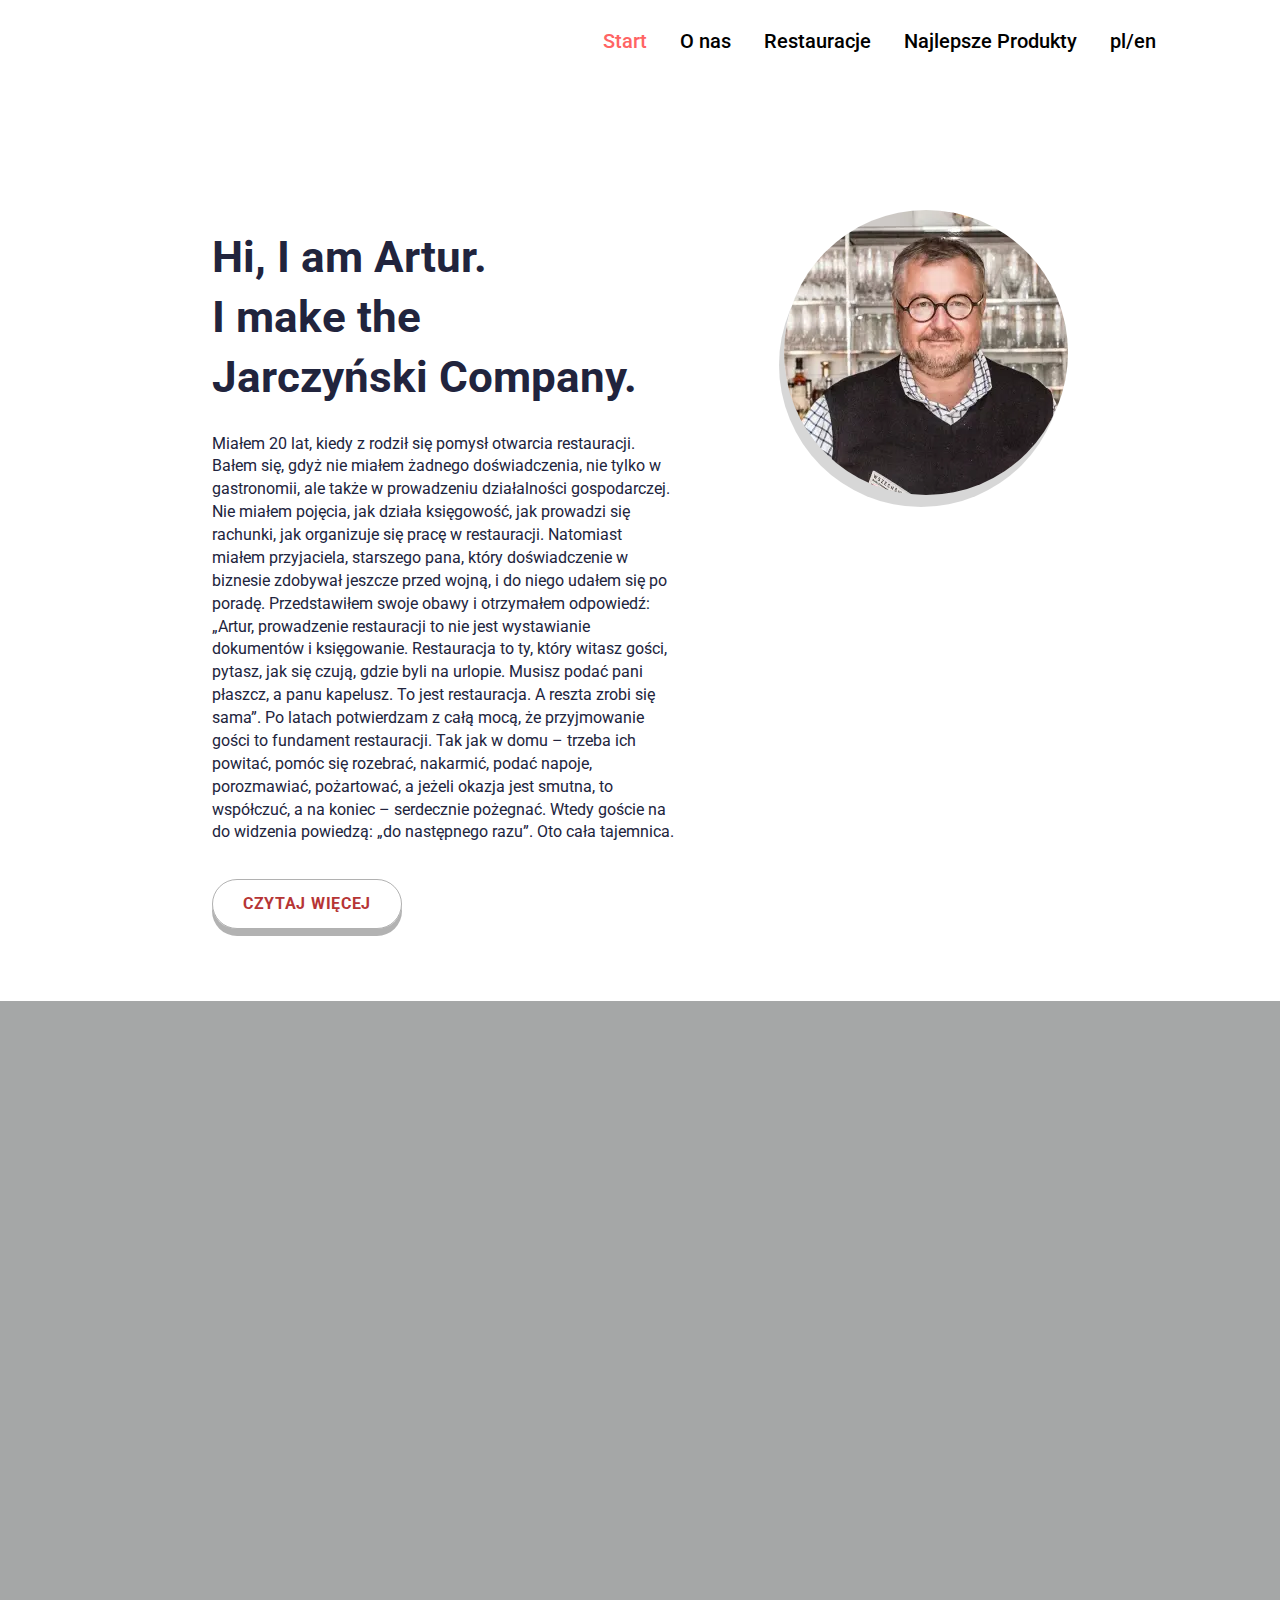
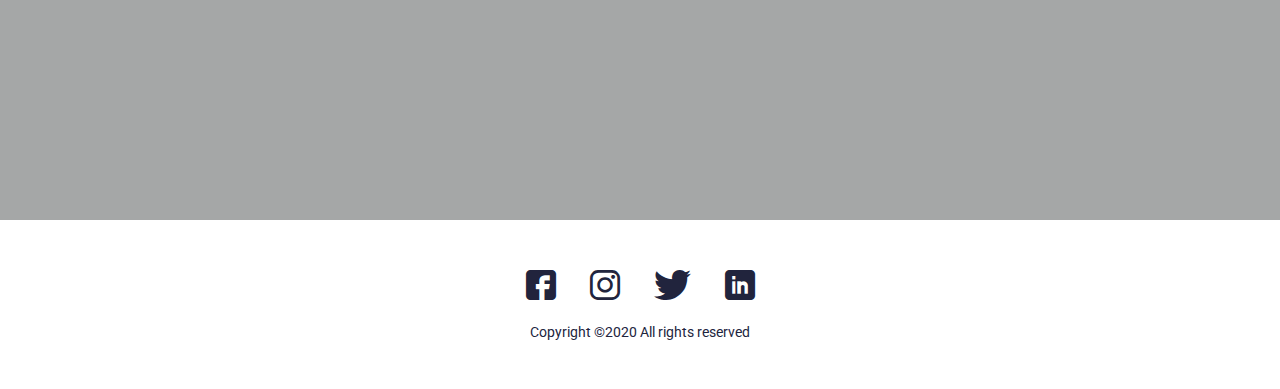
<file: index.html>
<!DOCTYPE html>
<html lang="pl">
	 <head>
	<title>HomePage</title>
	<meta charset="UTF-8">
	<meta name="format-detection" content="telephone=no">
	<link rel="stylesheet" href="css/style.min.css">
	<link rel="shortcut icon" href="favicon.ico">
	<!-- <meta name="robots" content="noindex, nofollow"> -->
	<!-- <meta name="viewport" content="width=device-width, initial-scale=1.0, maximum-scale=1.0, user-scalable=0"> -->
	<meta name="viewport" content="width=device-width, initial-scale=1.0">
</head>
	<body>
		<div class="wrapper">
			<header class="header">
	<div class="header__content">
		<div class="header__menu menu">
			<div class="menu__icon icon-menu">
				<span></span>
				<span></span>
				<span></span>
			</div>
			<nav class="menu__body">
				<ul class="menu__list">
					<li><a href="https://galkanh.github.io/jarczynski/" class="menu__link _active">Start</a></li>
					<li><a href="https://galkanh.github.io/jarczynski/onas" class="menu__link ">O nas</a></li>
					<li><a href="https://galkanh.github.io/jarczynski/restauracje" class="menu__link ">Restauracje</a></li>
					<li><a href="https://galkanh.github.io/jarczynski/products" class="menu__link ">Najlepsze Produkty</a></li>
					<li><a href="https://galkanh.github.io/jarczynski/" class="menu__link ">pl/en</a></li>
				</ul>
			</nav>
		</div>
	</div>
</header>
			<main class="page">
				<section class="hello">
					<div class="hello__container _container">
						<div class="hello__content">
							<h1 class="hello__title title">Hi, I am Artur.<br>
								I make the<br> Jarczyński Company.</h1>
							<div class="hello__text text">
								Miałem 20 lat, kiedy z rodził się pomysł otwarcia restauracji. Bałem
								się,
								gdyż nie miałem żadnego doświadczenia, nie tylko w gastronomii, ale
								także w prowadzeniu działalności gospodarczej. Nie miałem pojęcia, jak
								działa księgowość, jak prowadzi się rachunki, jak organizuje się pracę w
								restauracji. Natomiast miałem przyjaciela, starszego pana, który
								doświadczenie w biznesie zdobywał jeszcze przed wojną, i do niego udałem
								się po poradę. Przedstawiłem swoje obawy i otrzymałem odpowiedź: „Artur,
								prowadzenie restauracji to nie jest wystawianie dokumentów i
								księgowanie. Restauracja to ty, który witasz gości, pytasz, jak się
								czują, gdzie byli na urlopie. Musisz podać pani płaszcz, a panu
								kapelusz. To jest restauracja. A reszta zrobi się sama”. Po latach
								potwierdzam z całą mocą, że przyjmowanie gości to fundament restauracji.
								Tak jak w domu – trzeba ich powitać, pomóc się rozebrać, nakarmić, podać
								napoje, porozmawiać, pożartować, a jeżeli okazja jest smutna, to
								współczuć, a na koniec – serdecznie pożegnać. Wtedy goście na do
								widzenia powiedzą: „do następnego razu”. Oto cała tajemnica.
							</div>
							<a href="onas.html" target="_blank" class="hello__btn"><span>Czytaj
									więcej</span></a>
						</div>
						<div class="hello__avatar">
							<picture><source srcset="img/aj.webp" type="image/webp"><img src="img/aj.png" alt="avatar"></picture>
						</div>
					</div>
				</section>
				<section class="recent-posts">
					<div class="recent-posts__container _container">
						<div class="recent-posts__header">
							<div class="recent-posts__title _anim-items">Nasze projekty</div>
							<div class="recent-posts__subtitle _anim-items">Po prostu spróbuj najlepszego</div>
						</div>
						<div class="recent-posts__items">
							<div class="recent-posts-items__column _anim-items">
								<article class="column__item">
									<div class="column__image _ibg">
										<picture><source srcset="img/kotylion_30lat.webp" type="image/webp"><img src="img/kotylion_30lat.png" alt=""></picture>
									</div>
									<a href="restauracje.html" target="_blank"
										class="column__title">Nasze
										najlepsze
										restauracje</a>

									<div class="column__text text">
										Lorem ipsum dolor, sit amet consectetur adipisicing elit. Ipsa, vero
										ut. Architecto, accusantium iste. Saepe at ab porro laborum vel.
										Dignissimos inventore consectetur nemo harum perferendis qui illo id
										vero?
									</div>
								</article>
							</div>
							<div class="recent-posts-items__column _anim-items">
								<article class="column__item">
									<div class="column__image">
										<picture><source srcset="img/dolle.webp" type="image/webp"><img src="img/dolle.png" alt=""></picture>
									</div>
									<a href="products.html" target="_blank"
										class="column__title">Nasze najlepsze
										produkty</a>
									<div class="column__text text">
										Lorem ipsum dolor, sit amet consectetur adipisicing elit. Ipsa, vero
										ut. Architecto, accusantium iste. Saepe at ab porro laborum vel.
										Dignissimos inventore consectetur nemo harum perferendis qui illo id
										vero?
									</div>
								</article>
							</div>
						</div>
					</div>
				</section>


			</main>
			<footer class="footer">
	<div class="footer__content _container">
		<div class="footer__social social">
			<a href="" class="social__item _icon-fb"></a>
			<a href="" class="social__item _icon-insta"></a>
			<a href="" class="social__item _icon-twitter"></a>
			<a href="" class="social__item _icon-linkedin"></a>
		</div>
		<div class="footer__copy">Copyright ©2020 All rights reserved </div>
	</div>
</footer>
		</div>
		<!-- Swiper -->
<!-- <script src="https://unpkg.com/swiper/swiper-bundle.min.js"></script> -->
<script src="js/vendors.min.js"></script>
<script src="js/app.min.js"></script>
	</body>
</html>
</file>
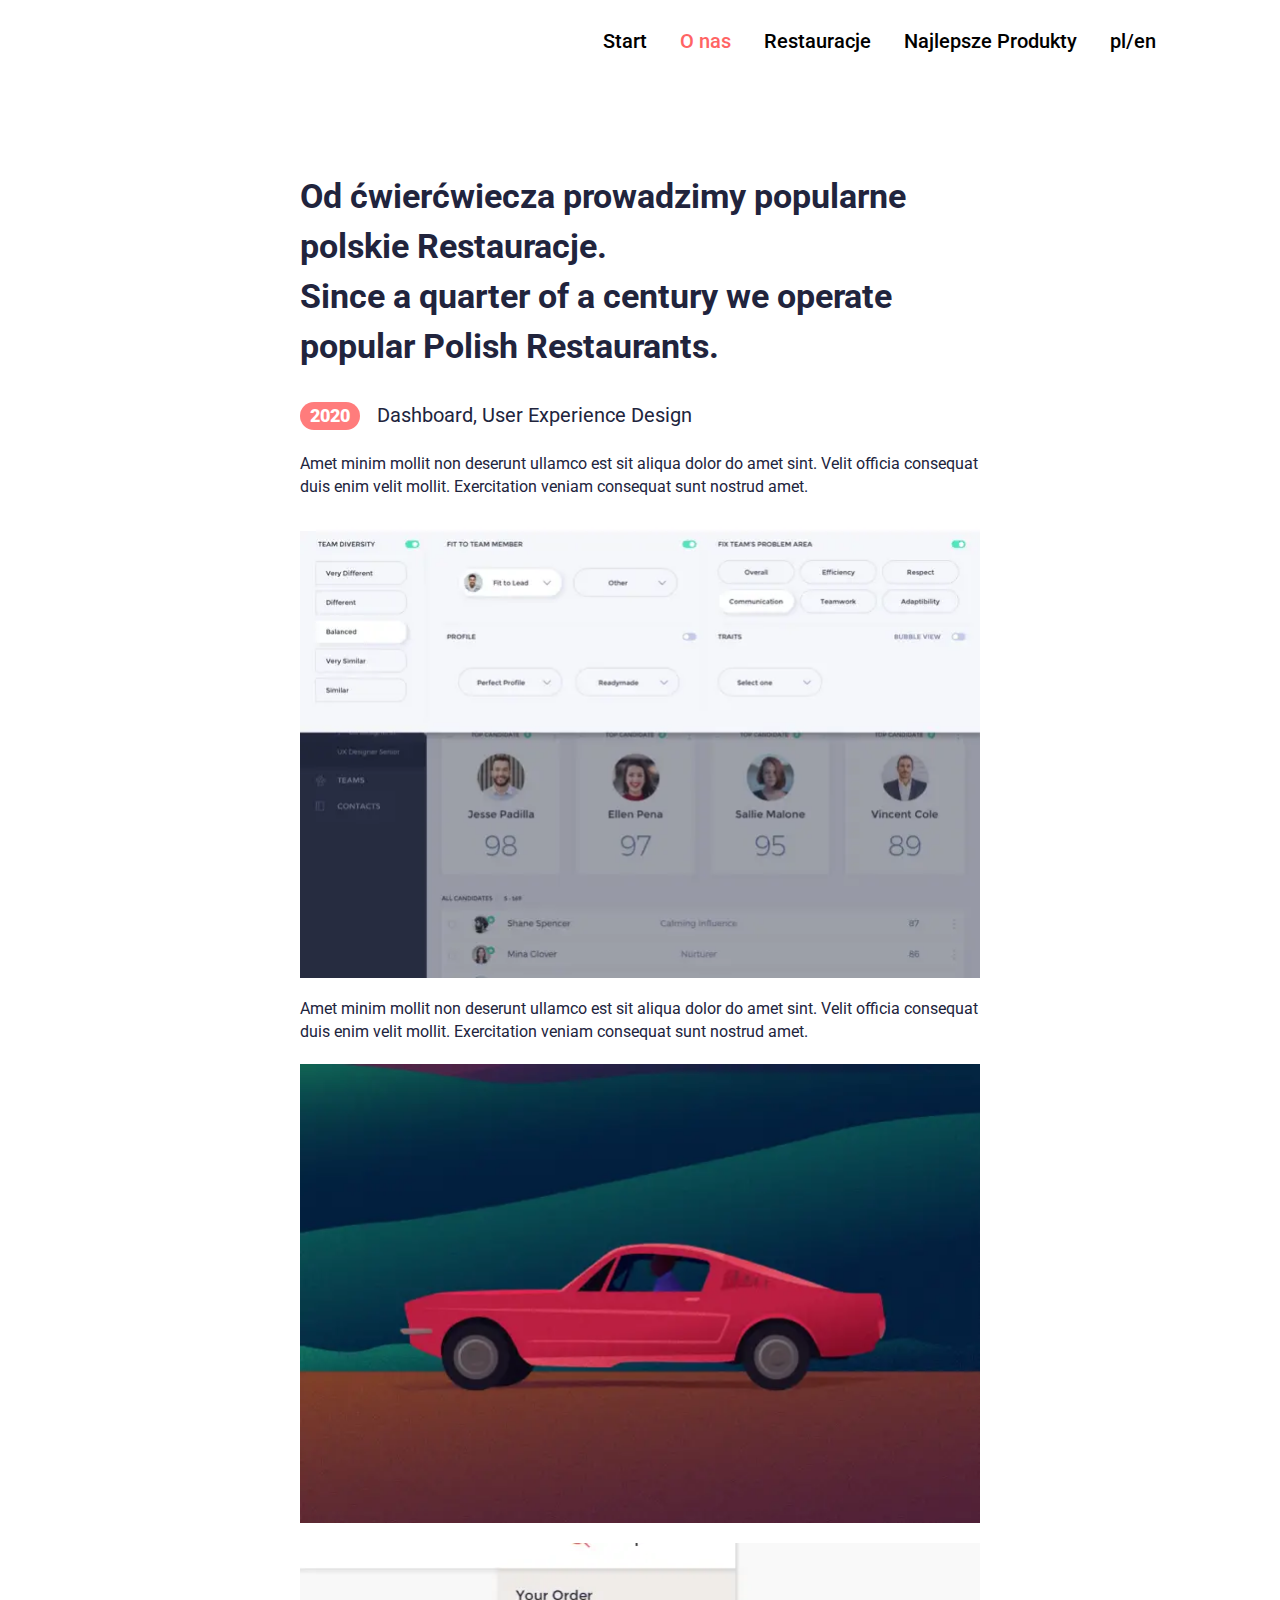
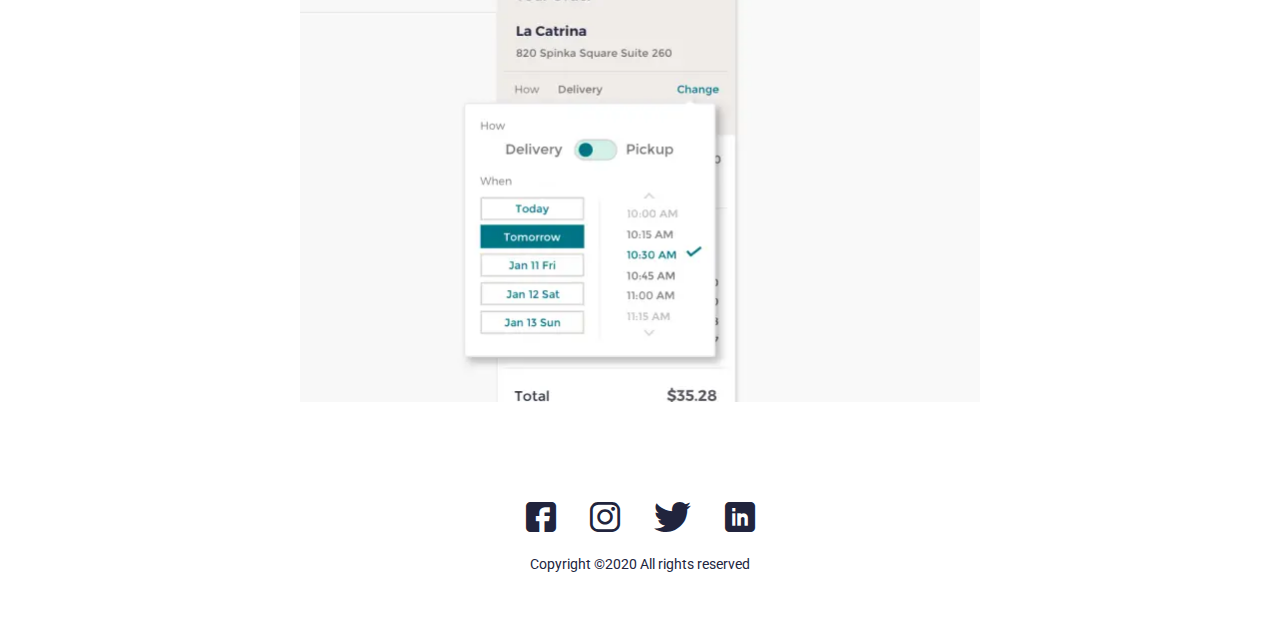
<file: onas.html>
<!DOCTYPE html>
<html lang="ru">
	 <head>
	<title>O nas</title>
	<meta charset="UTF-8">
	<meta name="format-detection" content="telephone=no">
	<link rel="stylesheet" href="css/style.min.css">
	<link rel="shortcut icon" href="favicon.ico">
	<!-- <meta name="robots" content="noindex, nofollow"> -->
	<!-- <meta name="viewport" content="width=device-width, initial-scale=1.0, maximum-scale=1.0, user-scalable=0"> -->
	<meta name="viewport" content="width=device-width, initial-scale=1.0">
</head>
	<body>
		<div class="wrapper">
			<header class="header">
	<div class="header__content">
		<div class="header__menu menu">
			<div class="menu__icon icon-menu">
				<span></span>
				<span></span>
				<span></span>
			</div>
			<nav class="menu__body">
				<ul class="menu__list">
					<li><a href="https://galkanh.github.io/jarczynski/" class="menu__link ">Start</a></li>
					<li><a href="https://galkanh.github.io/jarczynski/onas" class="menu__link _active">O nas</a></li>
					<li><a href="https://galkanh.github.io/jarczynski/restauracje" class="menu__link ">Restauracje</a></li>
					<li><a href="https://galkanh.github.io/jarczynski/products" class="menu__link ">Najlepsze Produkty</a></li>
					<li><a href="https://galkanh.github.io/jarczynski/" class="menu__link ">pl/en</a></li>
				</ul>
			</nav>
		</div>
	</div>
</header>
			<main class="page">
				<div class="article">
					<h1 class="article__title">Od ćwierćwiecza prowadzimy popularne polskie
						Restauracje.
						<br>Since a quarter of a century we operate popular Polish Restaurants.</h1>
					<div class="article__info">
						<div class="article__year">2020</div>
						<div class="article__category">Dashboard, User Experience Design</div>
					</div>
					<div class="article__text text">
						<p>
							Amet minim mollit non deserunt ullamco est sit aliqua dolor do amet sint.
							Velit officia consequat duis enim velit mollit. Exercitation veniam
							consequat sunt nostrud amet.
						</p>
						<picture><source srcset="img/11.webp" type="image/webp"><img class="article__image" src="img/11.jpg" alt=""></picture>
						<p>
							Amet minim mollit non deserunt ullamco est sit aliqua dolor do amet sint.
							Velit officia consequat duis enim velit mollit. Exercitation veniam
							consequat sunt nostrud amet.
						</p>
						<picture><source srcset="img/rectangle05.webp" type="image/webp"><img class="article__image" src="img/rectangle05.png" alt=""></picture>
						<picture><source srcset="img/12.webp" type="image/webp"><img class="article__image" src="img/12.jpg" alt=""></picture>
					</div>
				</div>
			</main>
			<footer class="footer">
	<div class="footer__content _container">
		<div class="footer__social social">
			<a href="" class="social__item _icon-fb"></a>
			<a href="" class="social__item _icon-insta"></a>
			<a href="" class="social__item _icon-twitter"></a>
			<a href="" class="social__item _icon-linkedin"></a>
		</div>
		<div class="footer__copy">Copyright ©2020 All rights reserved </div>
	</div>
</footer>
		</div>
		<!-- Swiper -->
<!-- <script src="https://unpkg.com/swiper/swiper-bundle.min.js"></script> -->
<script src="js/vendors.min.js"></script>
<script src="js/app.min.js"></script>
	</body>
</html>
</file>
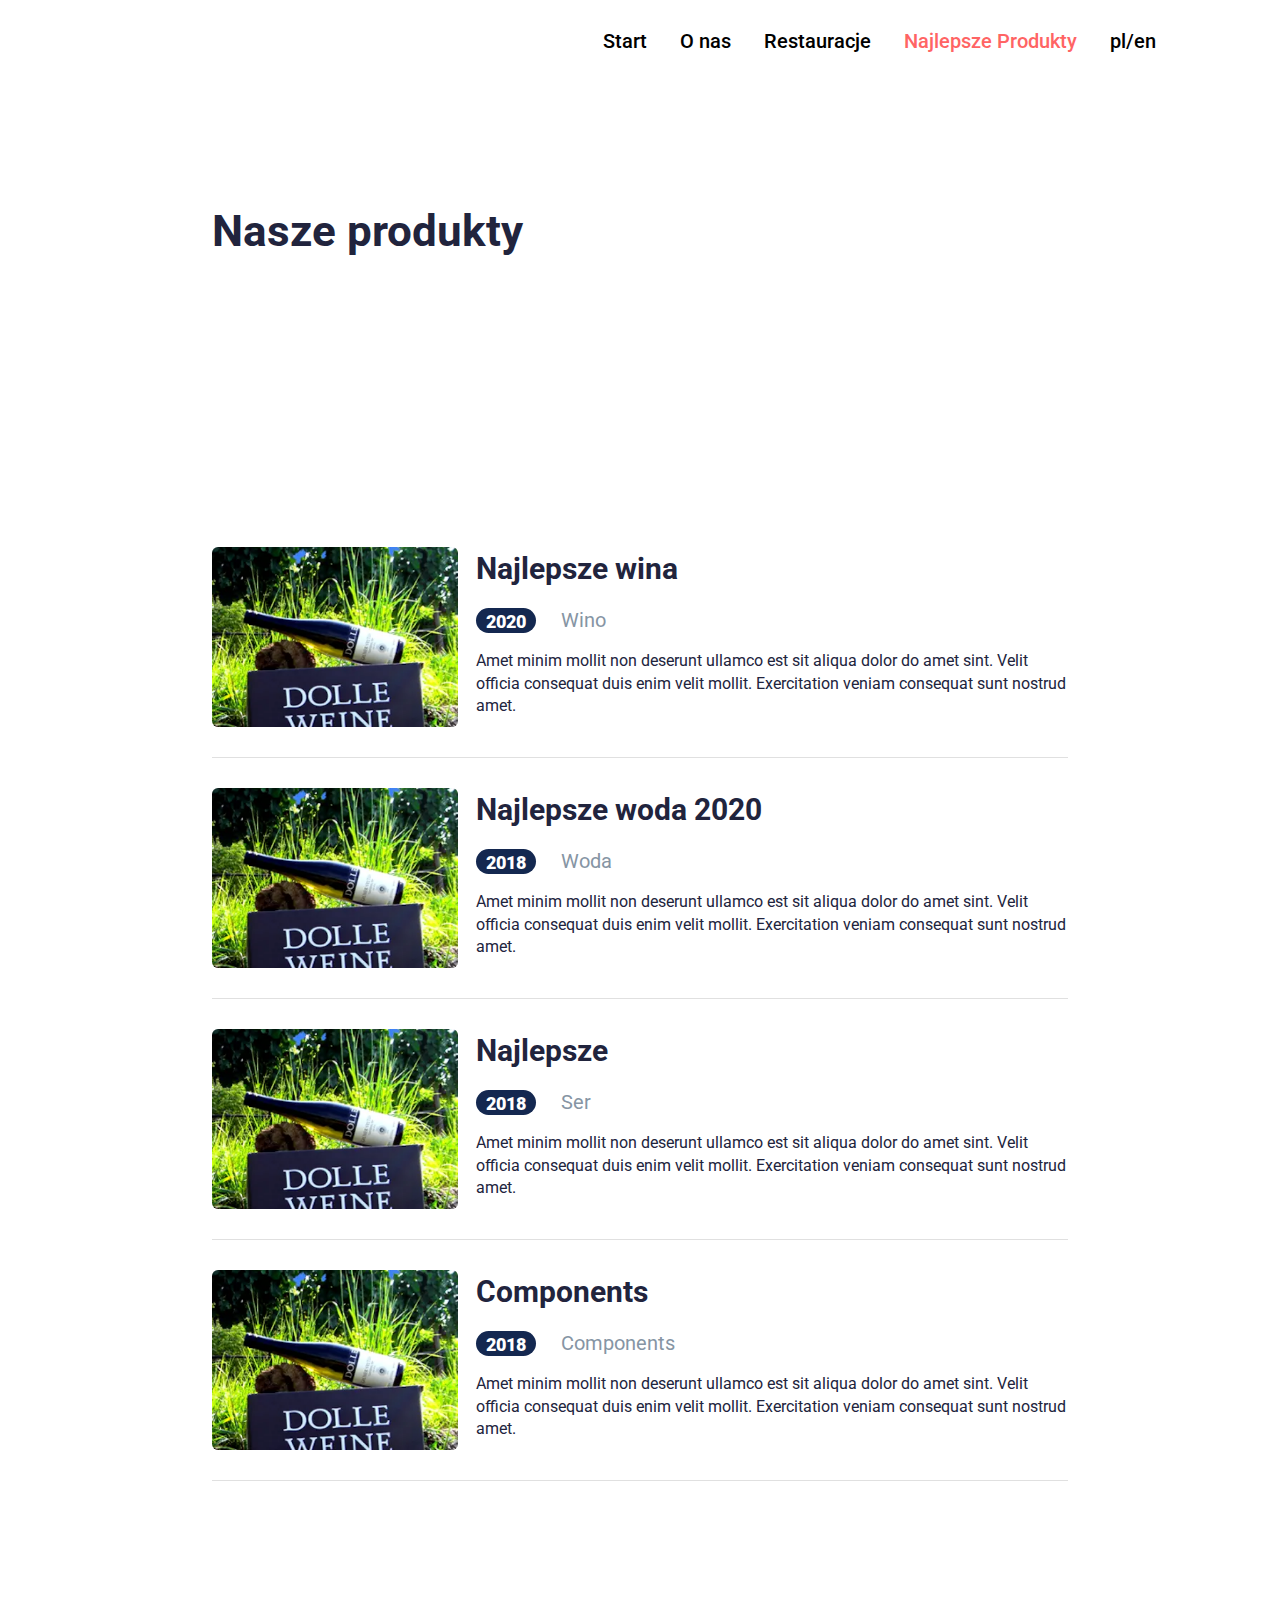
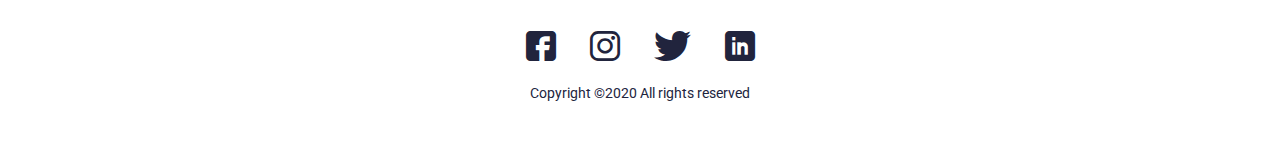
<file: products.html>
<!DOCTYPE html>
<html lang="pl">
	 <head>
	<title>Najlepsze prpodukty</title>
	<meta charset="UTF-8">
	<meta name="format-detection" content="telephone=no">
	<link rel="stylesheet" href="css/style.min.css">
	<link rel="shortcut icon" href="favicon.ico">
	<!-- <meta name="robots" content="noindex, nofollow"> -->
	<!-- <meta name="viewport" content="width=device-width, initial-scale=1.0, maximum-scale=1.0, user-scalable=0"> -->
	<meta name="viewport" content="width=device-width, initial-scale=1.0">
</head>
	<body>
		<div class="wrapper">
			<header class="header">
	<div class="header__content">
		<div class="header__menu menu">
			<div class="menu__icon icon-menu">
				<span></span>
				<span></span>
				<span></span>
			</div>
			<nav class="menu__body">
				<ul class="menu__list">
					<li><a href="https://galkanh.github.io/jarczynski/" class="menu__link ">Start</a></li>
					<li><a href="https://galkanh.github.io/jarczynski/onas" class="menu__link ">O nas</a></li>
					<li><a href="https://galkanh.github.io/jarczynski/restauracje" class="menu__link ">Restauracje</a></li>
					<li><a href="https://galkanh.github.io/jarczynski/products" class="menu__link _active">Najlepsze Produkty</a></li>
					<li><a href="https://galkanh.github.io/jarczynski/" class="menu__link ">pl/en</a></li>
				</ul>
			</nav>
		</div>
	</div>
</header>
			<main class="page">
				<div class="works page__container _container">
					<h1 class="works__main-title title">Nasze produkty</h1>
					<div class="works__main-text _anim-items">
						Nasze produktyNasze produktyNasze produktyNasze produktyNasze
						produktyNasze produktyNasze produktyNasze produktyNasze produktyNasze
						produktyNasze produktyNasze produktyNasze produkty <br>Nasze produkty
						produktyNasze produktyNasze produktyNasze produktyNasze produktyNasze
						produktyNasze produktyNasze produktyNasze produktyNasze produkty <br>
						Najlepsze winaNajlepsze winaNajlepsze winaNajlepsze winaNajlepsze
						winaNajlepsze
						winaNajlepsze winaNajlepsze winaNajlepsze winaNajlepsze winaNajlepsze
						winaNajlepsze winaNajlepsze
						winaNajlepsze winaNajlepsze winaNajlepsze winaNajlepsze winaNajlepsze
						winaNajlepsze wina
					</div>
					<div class="works">
						<article class="works__item">
							<a href="" class="works__image _ibg">
								<picture><source srcset="img/dolle.webp" type="image/webp"><img src="img/dolle.png" alt="work #1"></picture>
							</a>
							<div class="works__body">
								<a href="" class="works__title">Najlepsze wina</a>
								<div class="works__info">
									<div class="works__year">2020</div>
									<div class="works__category">Wino</div>
								</div>
								<div class="works__text text">
									Amet minim mollit non deserunt ullamco est sit aliqua dolor
									do amet sint. Velit officia consequat duis enim velit mollit.
									Exercitation veniam consequat sunt nostrud amet.
								</div>
							</div>
						</article>
						<article class="works__item">
							<a href="" class="works__image _ibg">
								<picture><source srcset="img/dolle.webp" type="image/webp"><img src="img/dolle.png" alt="work #2"></picture>
							</a>
							<div class="works__body">
								<a href="" class="works__title">Najlepsze woda 2020</a>
								<div class="works__info">
									<div class="works__year">2018</div>
									<div class="works__category">Woda</div>
								</div>
								<div class="works__text text">
									Amet minim mollit non deserunt ullamco est sit aliqua dolor do amet
									sint. Velit officia consequat duis enim velit mollit. Exercitation
									veniam consequat sunt nostrud amet.
								</div>
							</div>
						</article>
						<article class="works__item">
							<a href="" class="works__image _ibg">
								<picture><source srcset="img/dolle.webp" type="image/webp"><img src="img/dolle.png" alt="work #3"></picture>
							</a>
							<div class="works__body">
								<a href="" class="works__title">Najlepsze</a>
								<div class="works__info">
									<div class="works__year">2018</div>
									<div class="works__category">Ser</div>
								</div>
								<div class="works__text text">
									Amet minim mollit non deserunt ullamco est sit aliqua dolor
									do amet sint. Velit officia consequat duis enim velit mollit.
									Exercitation veniam consequat sunt nostrud amet.
								</div>
							</div>
						</article>
						<article class="works__item">
							<a href="" class="works__image _ibg">
								<picture><source srcset="img/dolle.webp" type="image/webp"><img src="img/dolle.png" alt="work #1"></picture>
							</a>
							<div class="works__body">
								<a href="" class="works__title">Components</a>
								<div class="works__info">
									<div class="works__year">2018</div>
									<div class="works__category">Components</div>
								</div>
								<div class="works__text text">
									Amet minim mollit non deserunt ullamco est sit aliqua dolor
									do amet sint. Velit officia consequat duis enim velit mollit.
									Exercitation veniam consequat sunt nostrud amet.
								</div>
							</div>
						</article>
					</div>
				</div>
			</main>
			<footer class="footer">
	<div class="footer__content _container">
		<div class="footer__social social">
			<a href="" class="social__item _icon-fb"></a>
			<a href="" class="social__item _icon-insta"></a>
			<a href="" class="social__item _icon-twitter"></a>
			<a href="" class="social__item _icon-linkedin"></a>
		</div>
		<div class="footer__copy">Copyright ©2020 All rights reserved </div>
	</div>
</footer>
		</div>
		<!-- Swiper -->
<!-- <script src="https://unpkg.com/swiper/swiper-bundle.min.js"></script> -->
<script src="js/vendors.min.js"></script>
<script src="js/app.min.js"></script>
	</body>
</html>
</file>
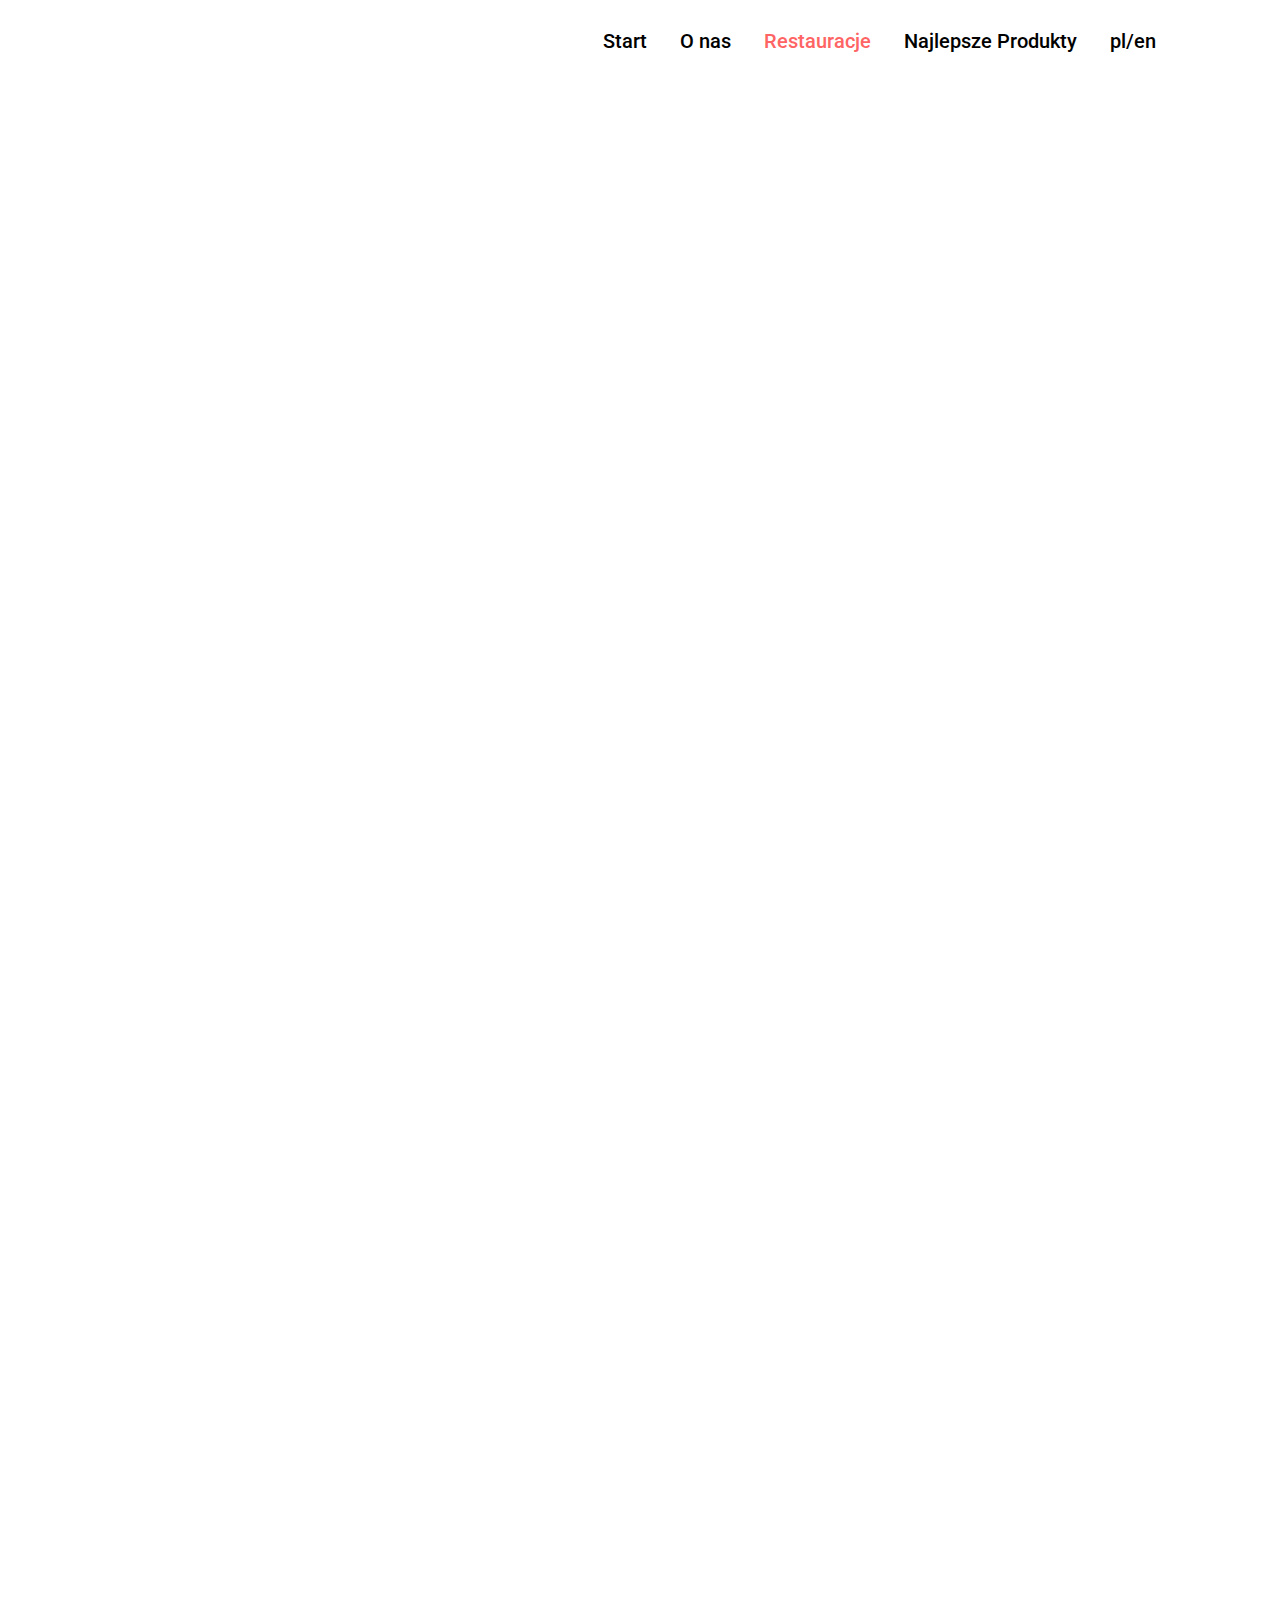
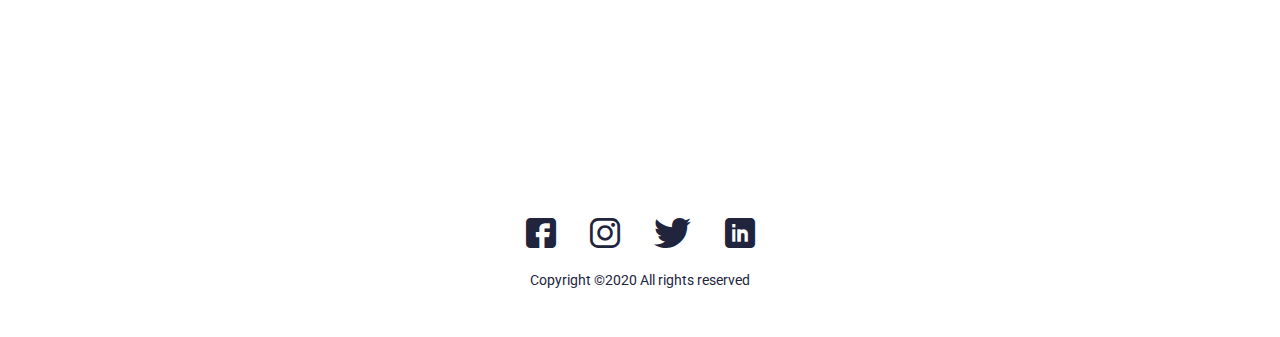
<file: restauracje.html>
<!DOCTYPE html>
<html lang="pl">
	 <head>
	<title>Restauracje</title>
	<meta charset="UTF-8">
	<meta name="format-detection" content="telephone=no">
	<link rel="stylesheet" href="css/style.min.css">
	<link rel="shortcut icon" href="favicon.ico">
	<!-- <meta name="robots" content="noindex, nofollow"> -->
	<!-- <meta name="viewport" content="width=device-width, initial-scale=1.0, maximum-scale=1.0, user-scalable=0"> -->
	<meta name="viewport" content="width=device-width, initial-scale=1.0">
</head>
	<body>
		<div class="wrapper">
			<header class="header">
	<div class="header__content">
		<div class="header__menu menu">
			<div class="menu__icon icon-menu">
				<span></span>
				<span></span>
				<span></span>
			</div>
			<nav class="menu__body">
				<ul class="menu__list">
					<li><a href="https://galkanh.github.io/jarczynski/" class="menu__link ">Start</a></li>
					<li><a href="https://galkanh.github.io/jarczynski/onas" class="menu__link ">O nas</a></li>
					<li><a href="https://galkanh.github.io/jarczynski/restauracje" class="menu__link _active">Restauracje</a></li>
					<li><a href="https://galkanh.github.io/jarczynski/products" class="menu__link ">Najlepsze Produkty</a></li>
					<li><a href="https://galkanh.github.io/jarczynski/" class="menu__link ">pl/en</a></li>
				</ul>
			</nav>
		</div>
	</div>
</header>
			<main class="page">
				<section class="our-projects">
					<div class="our-projects__container _container">
						<h2 class="our-projects__title _anim-items">Nasze Restauracje</h2>
						<div class="our-projects__text _anim-items">
							Nasze RestauracjeNasze RestauracjeNasze RestauracjeNasze RestauracjeNasze
							RestauracjeNasze RestauracjeNasze RestauracjeNasze RestauracjeNasze
							RestauracjeNasze RestauracjeNasze RestauracjeNasze RestauracjeNasze
							RestauracjeNasze RestauracjeNasze RestauracjeNasze RestauracjeNasze
							RestauracjeNasze RestauracjeNasze Restauracje <br>Nasze RestauracjeNasze
							RestauracjeNasze RestauracjeNasze RestauracjeNasze
							RestauracjeNasze RestauracjeNasze RestauracjeNasze RestauracjeNasze
							RestauracjeNasze RestauracjeNasze RestauracjeNasze RestauracjeNasze
							RestauracjeNasze RestauracjeNasze RestauracjeNasze RestauracjeNasze
							RestauracjeNasze RestauracjeNasze Restauracje
						</div>
						<div class="our-projects__items">
							<div class="our-projects-items__item _anim-items">
								<a href="https://ottopompieri.pl/" target="_blank"
									class="item__image _ibg">
									<picture><source srcset="img/otto.webp" type="image/webp"><img src="img/otto.png" alt="otto"></picture>
								</a>
							</div>
							<div class="our-projects-items__item _anim-items">
								<a href="https://jeffs.com/miejsca/silesia-city-center-katowice"
									target="_blank"
									class="item__image _ibg">
									<picture><source srcset="img/jeffs_katowice.webp" type="image/webp"><img src="img/jeffs_katowice.png" alt="jeffs"></picture>
								</a>
							</div>
							<div class="our-projects-items__item _anim-items">
								<a
									href="https://podwale25.pl/"
									target="_blank" class="item__image _ibg">
									<picture><source srcset="img/podwale.webp" type="image/webp"><img src="img/podwale.png" alt="podwale"></picture>
								</a>
							</div>
							<div class="our-projects-items__item _anim-items">
								<a href="https://jeffs.com/miejsca/galeria-mokotow-warszawa"
									target="_blank"
									class="item__image _ibg">
									<picture><source srcset="img/jeffsgm.webp" type="image/webp"><img src="img/jeffsgm.png" alt="jeffs"></picture>
								</a>
							</div>
							<div class="our-projects-items__item _anim-items">
								<a href="https://stantonio.pl/" target="_blank"
									class="item__image _ibg">
									<picture><source srcset="img/stantonio.webp" type="image/webp"><img src="img/stantonio.png" alt="stantonio"></picture>
								</a>
							</div>
							<div class="our-projects-items__item _anim-items">
								<a href="https://jeffs.com/miejsca/pole-mokotowskie-warszawa"
									target="_blank"
									class="item__image _ibg">
									<picture><source srcset="img/jeffspm.webp" type="image/webp"><img src="img/jeffspm.png" alt="jeffs"></picture>
								</a>
							</div>
							<div class="our-projects-items__item _anim-items">
								<a href="https://podwawelem.eu" target="_blank"
									class="item__image _ibg">
									<picture><source srcset="img/pod_wawelem01.webp" type="image/webp"><img src="img/pod_wawelem01.png" alt="pod_wawelem"></picture>
								</a>
							</div>
							<div class="our-projects-items__item _anim-items">
								<a href="https://jeffs.com/miejsca/hala-koszyki-warszawa"
									target="_blank"
									class="item__image _ibg">
									<picture><source srcset="img/jeffshk.webp" type="image/webp"><img src="img/jeffshk.png" alt="jeffs"></picture>
								</a>
							</div>
							<div class="our-projects-items__item _anim-items">
								<a href="https://sukiennice-restauracja.pl/" target="_blank"
									class="item__image _ibg">
									<picture><source srcset="img/sukiennice.webp" type="image/webp"><img src="img/sukiennice.png" alt="sukiennice"></picture>
								</a>
							</div>
							<div class="our-projects-items__item _anim-items">
								<a href="https://derelefant.com/" target="_blank"
									class="item__image _ibg">
									<picture><source srcset="img/elefant.webp" type="image/webp"><img src="img/elefant.png" alt="elefant"></picture>
								</a>
							</div>
							<div class="our-projects-items__item _anim-items">
								<a href="https://uszwejka.pl/" target="_blank"
									class="item__image _ibg">
									<picture><source srcset="img/szwejk.webp" type="image/webp"><img src="img/szwejk.png" alt="szwejk"></picture>
								</a>
							</div>
							<div class="our-projects-items__item _anim-items">
								<a href="https://jeffs.com/miejsca/galeria-kazimierz-krakow"
									target="_blank"
									class="item__image _ibg">
									<picture><source srcset="img/jeffs_krakow.webp" type="image/webp"><img src="img/jeffs_krakow.png" alt="jeffs"></picture>
								</a>
							</div>
						</div>
					</div>
				</section>
			</main>
			<footer class="footer">
	<div class="footer__content _container">
		<div class="footer__social social">
			<a href="" class="social__item _icon-fb"></a>
			<a href="" class="social__item _icon-insta"></a>
			<a href="" class="social__item _icon-twitter"></a>
			<a href="" class="social__item _icon-linkedin"></a>
		</div>
		<div class="footer__copy">Copyright ©2020 All rights reserved </div>
	</div>
</footer>
		</div>
		<!-- Swiper -->
<!-- <script src="https://unpkg.com/swiper/swiper-bundle.min.js"></script> -->
<script src="js/vendors.min.js"></script>
<script src="js/app.min.js"></script>
	</body>
</html>
</file>
<file: css/style.min.css>
@charset "UTF-8";@import url(https://fonts.googleapis.com/css?family=Lato:regular,700,900&display=swap);@import url(https://fonts.googleapis.com/css?family=Roboto:300,regular,500,700,900&display=swap);@font-face{font-family:icons;font-display:swap;src:url(../fonts/icons.woff) format("woff"),url(../fonts/icons.woff2) format("woff2");font-weight:400;font-style:normal}@font-face{font-family:icons;font-display:swap;src:url(../fonts/icons.woff) format("woff"),url(../fonts/icons.woff2#icons) format("woff2");font-weight:400;font-style:normal;font-display:block}[class*=" _icon-"]:before,[class^="_icon-"]:before{font-family:icons;font-style:normal;font-weight:400;font-variant:normal;text-transform:none;line-height:1;-webkit-font-smoothing:antialiased;-moz-osx-font-smoothing:grayscale}[class*=" _icon-"]:before,[class^="_icon-"]:before{display:block}._icon-linkedin:before{content:"\e900"}._icon-fb:before{content:"\e901"}._icon-insta:before{content:"\e902"}._icon-twitter:before{content:"\e903"}*{padding:0;margin:0;border:0}*,:after,:before{-webkit-box-sizing:border-box;box-sizing:border-box}:active,:focus{outline:0}a:active,a:focus{outline:0}aside,footer,header,nav,section{display:block}body,html{height:100%;min-width:320px}body{line-height:1;font-family:Roboto;-ms-text-size-adjust:100%;-moz-text-size-adjust:100%;-webkit-text-size-adjust:100%}button,input,textarea{font-family:Roboto}input::-ms-clear{display:none}button{cursor:pointer}button::-moz-focus-inner{padding:0;border:0}a,a:visited{text-decoration:none}a:hover{text-decoration:none}ul li{list-style:none}img{vertical-align:top}h1,h2,h3,h4,h5,h6{font-weight:inherit;font-size:inherit}body{color:#21243d;font-size:14px}body._lock{overflow:hidden}.wrapper{width:100%;min-height:100%;overflow:hidden;display:-webkit-box;display:-ms-flexbox;display:flex;-webkit-box-orient:vertical;-webkit-box-direction:normal;-ms-flex-direction:column;flex-direction:column}._container{max-width:856px;margin:0 auto}.btn{display:-webkit-inline-box;display:-ms-inline-flexbox;display:inline-flex;-webkit-box-pack:center;-ms-flex-pack:center;justify-content:center;-webkit-box-align:center;-ms-flex-align:center;align-items:center;text-align:center;height:47px;font-weight:500;font-size:20px;line-height:145%;padding:0 20px;color:#fff;background:#ff6464;border-radius:2px;-webkit-transition:background-color .3s ease 0s;-o-transition:background-color .3s ease 0s;transition:background-color .3s ease 0s}.btn._fw{width:100%}.select{position:relative}.select__item{position:relative}.select__title{color:#000;border:1px solid #d9d9d9;background-color:#fff;cursor:pointer;border-radius:4px}.select__value{display:-webkit-box;display:-ms-flexbox;display:flex;font-size:14px;height:30px;padding:0 15px;-webkit-box-align:center;-ms-flex-align:center;align-items:center;-webkit-box-pack:justify;-ms-flex-pack:justify;justify-content:space-between;-webkit-box-orient:horizontal;-webkit-box-direction:reverse;-ms-flex-direction:row-reverse;flex-direction:row-reverse}.select__value span{height:1em;overflow:hidden;display:-webkit-box;-webkit-line-clamp:1;-webkit-box-orient:vertical}.select__value:before{content:"";display:inline-block;-webkit-transition:all .3s ease 0s;-o-transition:all .3s ease 0s;transition:all .3s ease 0s;width:11px;height:7px;background:url(../img/icons/select.svg) center/100% no-repeat}.select__input{width:100%;background-color:transparent;height:100%}.select__options{color:#000;display:none;position:absolute;top:29px;border-radius:0 0 4px 4px;min-width:100%;left:0;background-color:#fff;border-top:0;border:1px solid #d9d9d9;border-top:0;font-size:14px;padding:10px 0 5px 0}.select__option{cursor:pointer;padding:5px 15px;margin:0}.select._active{z-index:5}.select._active .select__value:before{-webkit-transform:rotate(-180deg);-ms-transform:rotate(-180deg);transform:rotate(-180deg)}.select._active .select__options{display:block}input[type=email],input[type=tel],input[type=text],textarea{-webkit-appearance:none;-moz-appearance:none;appearance:none}.input{border-radius:0!important;width:100%;display:block;padding:0 20px}textarea.input{resize:none;padding:0 0}.checkbox{position:relative}.checkbox__input{position:absolute;width:0;height:0;opacity:0;visibility:hidden}.checkbox__input:checked+.checkbox__text:before{background:#fff url(../img/icons/check.svg) center no-repeat}.checkbox__text{display:-webkit-inline-box;display:-ms-inline-flexbox;display:inline-flex;-webkit-box-align:center;-ms-flex-align:center;align-items:center;position:relative;font-size:16px;color:#fff;letter-spacing:-.3px;line-height:calc(20 / 16);cursor:pointer}.checkbox__text:before{content:"";-ms-flex-item-align:start;align-self:flex-start;margin:0 14px 0 0;-webkit-box-flex:0;-ms-flex:0 0 20px;flex:0 0 20px;left:0;top:0;width:20px;height:18px;background:#fff;border:1px solid #a7a9ac}.checkbox a{color:#fff;text-decoration:underline}.checkbox._error .checkbox__text:before{border:1px solid #ee1212}.options{display:-webkit-box;display:-ms-flexbox;display:flex;-webkit-box-orient:vertical;-webkit-box-direction:normal;-ms-flex-direction:column;flex-direction:column;-webkit-box-align:start;-ms-flex-align:start;align-items:flex-start}.options__item{position:relative;cursor:pointer}.options__input{position:absolute;width:0;height:0;opacity:0;left:0;top:0;visibility:hidden}.options__input:checked+.options__text:after{-webkit-transform:scale(1);-ms-transform:scale(1);transform:scale(1)}.options__text{display:-webkit-inline-box;display:-ms-inline-flexbox;display:inline-flex;-webkit-box-align:center;-ms-flex-align:center;align-items:center;position:relative;font-size:16px;color:#fff;letter-spacing:-.3px;line-height:calc(20 / 16)}.options__text:before{content:"";-ms-flex-item-align:start;align-self:flex-start;margin:0 14px 0 0;-webkit-box-flex:0;-ms-flex:0 0 20px;flex:0 0 20px;left:0;top:0;border-radius:50%;width:20px;height:18px;background:#fff;border:1px solid #a7a9ac}.options__text:after{content:"";-webkit-transition:all .3s ease 0s;-o-transition:all .3s ease 0s;transition:all .3s ease 0s;-webkit-transform:scale(0);-ms-transform:scale(0);transform:scale(0);width:10px;height:10px;border-radius:50%;background-color:#77243a;position:absolute;left:5px;top:4px}.rating{display:-webkit-box;display:-ms-flexbox;display:flex;-webkit-box-align:end;-ms-flex-align:end;align-items:flex-end;font-size:40px;line-height:.75;-webkit-transition:opacity .3s ease 0s;-o-transition:opacity .3s ease 0s;transition:opacity .3s ease 0s}.rating.rating_sending{opacity:.2}.rating.rating_set .rating__active,.rating.rating_set .rating__item{cursor:pointer}.rating__body{position:relative}.rating__body::before{content:"★★★★★";display:block}.rating__active{position:absolute;width:0%;height:100%;top:0;left:0;overflow:hidden}.rating__active::before{content:"★★★★★";position:absolute;width:100%;height:100%;top:0;left:0;color:#ffd300}.rating__items{display:-webkit-box;display:-ms-flexbox;display:flex;position:absolute;width:100%;height:100%;top:0;left:0}.rating__item{-webkit-box-flex:0;-ms-flex:0 0 20%;flex:0 0 20%;height:100%;opacity:0}.rating__value{font-size:50%;line-height:1;padding:0 0 0 10px}.quantity{width:88px;height:40px;display:-webkit-box;display:-ms-flexbox;display:flex;border:1px solid rgba(166,166,166,.45)}.quantity__button{-webkit-box-flex:0;-ms-flex:0 0 30px;flex:0 0 30px;position:relative;cursor:pointer}.quantity__button::after,.quantity__button::before{content:"";position:absolute;top:50%;left:50%;-webkit-transition:all .3s ease 0s;-o-transition:all .3s ease 0s;transition:all .3s ease 0s;margin:0 0 0 -4.5px;background-color:#a6a6a6;width:9px;height:1px}.quantity__button_plus::before{-webkit-transform:rotate(-90deg);-ms-transform:rotate(-90deg);transform:rotate(-90deg)}.quantity__input{-webkit-box-flex:1;-ms-flex:1 1 auto;flex:1 1 auto}.quantity__input input{height:100%;color:#a6a6a6;font-size:12px;width:100%;text-align:center}.title{font-size:44px;line-height:136.36364%;font-weight:700;color:#21243d}.article__text p,.text{font-size:16px;line-height:143.75%;color:#21243d}.title-posts{font-size:22px}.row:after{display:block;content:"";clear:both}.rub:after{content:"₽"}ol.counter{list-style-type:none;counter-reset:item}ol.counter li{position:relative;padding:0 0 0 45px}ol.counter li:before{counter-increment:item;content:counter(item);position:absolute;left:0;top:0;color:#818181;font-size:14px;font-weight:700;text-align:center;line-height:26px;border-radius:50%;width:28px;height:28px;border:1px solid #4274bb}.ellipsis{display:block;overflow:hidden;width:100%;white-space:nowrap;-o-text-overflow:ellipsis;text-overflow:ellipsis}.es{overflow:hidden;white-space:nowrap;-o-text-overflow:ellipsis;text-overflow:ellipsis}.table{display:table;font-size:0;width:100%}.trow{display:table-row}.cell{display:table-cell}.cell.full{width:100%}._ibg{position:relative}._ibg img{position:absolute;width:100%;height:100%;top:0;left:0;-o-object-fit:cover;object-fit:cover}body.ie ._ibg{background-position:center;background-size:cover;background-repeat:no-repeat}body.ie ._ibg img{width:0;height:0;opacity:0;visibility:hidden}._video{position:relative;overflow:hidden;height:0;padding-bottom:56.25%}._video embed,._video iframe,._video object,._video video{position:absolute;top:0;left:0;width:100%;height:100%}.videobg embed,.videobg iframe,.videobg object,.videobg video{position:fixed;top:50%;left:50%;min-width:100%;min-height:100%;width:auto;height:auto;z-index:-100;-webkit-transform:translateX(-50%) translateY(-50%);-ms-transform:translateX(-50%) translateY(-50%);transform:translateX(-50%) translateY(-50%);background-size:cover}._more-content{-webkit-transition:all .3s ease 0s;-o-transition:all .3s ease 0s;transition:all .3s ease 0s;overflow:hidden}._more-link{cursor:pointer}._more-link span{font-style:normal}._more-link span:first-child{display:block}._more-link span:last-child{display:none}._more-link._active span{font-style:normal}._more-link._active span:first-child{display:none}._more-link._active span:last-child{display:block}#map{background:url(../img/icons/loading.gif) center/50px no-repeat}._swiper{overflow:hidden}._swiper .swiper-wrapper{width:100%;height:100%;-webkit-box-sizing:content-box;box-sizing:content-box;display:-webkit-box;display:-ms-flexbox;display:flex;position:relative}._swiper.swiper-container-vertical .swiper-wrapper{-webkit-box-orient:vertical;-webkit-box-direction:normal;-ms-flex-direction:column;flex-direction:column}._swiper.swiper-container-autoheight .swiper-wrapper{-webkit-box-align:start;-ms-flex-align:start;align-items:flex-start}.swiper-container-initialized .swiper-slide{-ms-flex-negative:0;flex-shrink:0}.swiper-container-android .swiper-slide,.swiper-container-android .swiper-wrapper{-webkit-transform:translate3d(0,0,0);transform:translate3d(0,0,0)}.swiper-button-lock{display:none!important}._tabs-block{display:none}._tabs-block._active{display:block}.mirror{-webkit-transform:scale(-1,1);-ms-transform:scale(-1,1);transform:scale(-1,1)}.nicescroll-rails{z-index:1000!important}._custom-scroll{position:fixed;right:0;top:0;width:3px;height:100%;z-index:1000}._custom-scroll__line{background-color:rgba(0,0,0,.5);border-radius:3px 0 0 3px;position:relative;left:0;top:0;width:100%}.popup{-webkit-overflow-scrolling:touch;z-index:100;padding:30px 10px;position:fixed;top:0;left:0;width:100%;height:100%;-webkit-transition:visibility .8s ease 0s;-o-transition:visibility .8s ease 0s;transition:visibility .8s ease 0s;visibility:hidden}.popup::before{content:"";background-color:rgba(0,0,0,.9);position:fixed;width:100%;height:100%;top:0;left:0;opacity:0;-webkit-transition:opacity .8s ease 0s;-o-transition:opacity .8s ease 0s;transition:opacity .8s ease 0s}.popup.show{visibility:visible;overflow:auto}.popup.show::before{opacity:1}.popup.show .popup__body{-webkit-transform:scale(1);-ms-transform:scale(1);transform:scale(1)}.popup._active{overflow:auto;visibility:visible}.popup._active::before{opacity:1}.popup._active .popup__body{-webkit-transition:all .3s ease .2s;-o-transition:all .3s ease .2s;transition:all .3s ease .2s;-webkit-transform:scale(1);-ms-transform:scale(1);transform:scale(1)}.popup__content{display:-webkit-box;display:-ms-flexbox;display:flex;-webkit-box-orient:vertical;-webkit-box-direction:normal;-ms-flex-direction:column;flex-direction:column;-webkit-box-align:center;-ms-flex-align:center;align-items:center;min-height:100%;-webkit-box-flex:1;-ms-flex:1 1 auto;flex:1 1 auto;width:100%;display:flex;-webkit-box-pack:center;-ms-flex-pack:center;justify-content:center;align-items:center}.popup__body{-webkit-transform:scale(0);-ms-transform:scale(0);transform:scale(0);-webkit-transition:all .3s ease 0s;-o-transition:all .3s ease 0s;transition:all .3s ease 0s;background-color:#fff;padding:50px;width:100%;max-width:800px}.popup__close{width:15px;height:15px;position:absolute;top:0;right:0;cursor:pointer;z-index:30;background:url(../img/icons/close.svg) 0 0 no-repeat}.header{position:relative;z-index:100}.header__content{max-width:1052px;padding:0 10px;margin:0 auto}.header__menu{height:82px;display:-webkit-box;display:-ms-flexbox;display:flex;-webkit-box-pack:end;-ms-flex-pack:end;justify-content:flex-end;-webkit-box-align:center;-ms-flex-align:center;align-items:center;padding:10px 0}.menu__list li{margin:0 0 30px 0}.menu__list li:last-child{margin:0}.menu__link{font-size:20px;font-weight:500;color:#000;-webkit-transition:color .3s ease 0s;-o-transition:color .3s ease 0s;transition:color .3s ease 0s}.menu__link._active{color:#ff6464}.icon-menu{display:none}.footer{text-align:center;padding:50px 0}.footer__social{margin:0 0 25px 0}.hello{padding:38px 0 70px 0}.hello__container{display:-webkit-box;display:-ms-flexbox;display:flex}.hello__content{-webkit-box-align:start;-ms-flex-align:start;align-items:flex-start;padding:18px 110px 0 0;-webkit-box-flex:1;-ms-flex:1 1 auto;flex:1 1 auto}.hello__content :last-child{margin-bottom:0}.hello__title{margin:0 0 25px 0}.hello__text{margin:0 0 35px 0}.hello__btn{cursor:pointer;height:50px;display:inline-block;line-height:48px;font-size:16px;font-weight:700;white-space:nowrap;text-transform:uppercase;letter-spacing:.7px;border-radius:25px;color:#b63535;-webkit-box-shadow:0 7px 0 rgba(0,0,0,.3);box-shadow:0 7px 0 rgba(0,0,0,.3);overflow:hidden;padding:0 30px;margin:50px 0 0 0;border:1px solid #53525273;-webkit-transition:all .3s ease 0s;-o-transition:all .3s ease 0s;transition:all .3s ease 0s;position:relative;top:0;overflow:hidden;margin:0 0 25px 0}.hello__btn::after{content:"";-webkit-transition:all .3s ease 0s;-o-transition:all .3s ease 0s;transition:all .3s ease 0s;background-color:#b63535;border-radius:25px;position:absolute;width:0%;height:100%;top:0;left:0}.hello__btn span{position:relative;z-index:2}.hello__btn:hover{color:#fff}.hello__btn:hover::after{width:100%}.hello__btn:active{top:3px;-webkit-box-shadow:0 2px 0 rgba(0,0,0,.3);box-shadow:0 2px 0 rgba(0,0,0,.3)}.hello__avatar{-webkit-box-flex:0;-ms-flex:0 0 284px;flex:0 0 284px;height:284px;position:relative;border-radius:50%;-webkit-box-shadow:-5px 13px 0 0 rgba(83,82,82,.231);box-shadow:-5px 13px 0 0 rgba(83,82,82,.231)}.hello__avatar img{border-radius:50%;max-width:100%}.recent-posts{background:#a5a7a7;padding:25px 0 70px 0}.recent-posts__header{display:-webkit-box;display:-ms-flexbox;display:flex;-webkit-box-orient:vertical;-webkit-box-direction:normal;-ms-flex-direction:column;flex-direction:column;-webkit-box-pack:center;-ms-flex-pack:center;justify-content:center;-webkit-box-align:center;-ms-flex-align:center;align-items:center;margin:0 0 20px 0}.recent-posts__title{-webkit-box-flex:1;-ms-flex:1 1 auto;flex:1 1 auto;padding:0 0 10px 0;font-size:30px;font-weight:900;letter-spacing:2px;line-height:133.33333%;margin:0 0 10px 0;-webkit-transform:translate(-50%,0);-ms-transform:translate(-50%,0);transform:translate(-50%,0);opacity:0;-webkit-transition:all .8s ease 0s;-o-transition:all .8s ease 0s;transition:all .8s ease 0s}.recent-posts__title._active{-webkit-transform:translate(0,0);-ms-transform:translate(0,0);transform:translate(0,0);opacity:1}.recent-posts__subtitle{font-size:25px;font-weight:700;line-height:120%;margin:0 0 20px 0;-webkit-transform:translate(-50%,0);-ms-transform:translate(-50%,0);transform:translate(-50%,0);opacity:0;-webkit-transition:all .8s ease 1s;-o-transition:all .8s ease 1s;transition:all .8s ease 1s}.recent-posts__subtitle._active{-webkit-transform:translate(0,0);-ms-transform:translate(0,0);transform:translate(0,0);opacity:1}.recent-posts__items{-webkit-box-flex:1;-ms-flex:1 1 50%;flex:1 1 50%;display:-webkit-box;display:-ms-flexbox;display:flex;-webkit-box-pack:center;-ms-flex-pack:center;justify-content:center;-webkit-box-align:start;-ms-flex-align:start;align-items:flex-start}.recent-posts-items__column{background-color:#ffff;padding:0 10px;margin:0 20px 20px 0;-webkit-transition:all .8s ease .2s;-o-transition:all .8s ease .2s;transition:all .8s ease .2s;-webkit-transform:scale(0);-ms-transform:scale(0);transform:scale(0)}.recent-posts-items__column._active{-webkit-transform:scale(1);-ms-transform:scale(1);transform:scale(1)}.recent-posts-items__column:last-child{margin:0;-webkit-transition:all .8s ease .6s;-o-transition:all .8s ease .6s;transition:all .8s ease .6s}.recent-posts-items__column:last-child._active{-webkit-transform:scale(1);-ms-transform:scale(1);transform:scale(1)}.column__item{display:-webkit-box;display:-ms-flexbox;display:flex;-webkit-box-orient:vertical;-webkit-box-direction:normal;-ms-flex-direction:column;flex-direction:column;-webkit-box-pack:start;-ms-flex-pack:start;justify-content:flex-start;-webkit-box-align:center;-ms-flex-align:center;align-items:center}.column__image{-webkit-box-flex:0;-ms-flex:0 0 320px;flex:0 0 320px;display:block;min-width:320px;min-height:250px;overflow:hidden;margin:20px 0 0 0}.column__title{cursor:pointer;padding:0 0 0 10px;display:inline-block;color:inherit;font-size:26px;font-weight:700;line-height:146.15385%;-webkit-transition:color .3s ease 0s;-o-transition:color .3s ease 0s;transition:color .3s ease 0s;margin:20px 0 17px 0}.column__text{text-align:center;margin:0 0 30px 0;font-size:18px}.featured-works{padding:30px 0 80px 0}.featured-works__title{margin:0 0 20px 0}.works{padding:30px 0 50px 0}.works__main-title{margin:0 0 45px 0}.works__main-text{padding:30px 30px 30px 30px;margin:0 0 50px 0;border-bottom:1px solid #e0e0e0;border-top:1px solid #e0e0e0;-webkit-transform:translate(-50%,0);-ms-transform:translate(-50%,0);transform:translate(-50%,0);opacity:0;-webkit-transition:all .6s ease 0s;-o-transition:all .6s ease 0s;transition:all .6s ease 0s}.works__main-text._active{-webkit-transform:translate(0,0);-ms-transform:translate(0,0);transform:translate(0,0);opacity:1}.works__item{padding:0 0 30px 0;margin:0 0 30px 0;border-bottom:1px solid #e0e0e0}.works__item:last-child{margin-bottom:0}.works__image{-webkit-box-flex:0;-ms-flex:0 0 246px;flex:0 0 246px;display:block;border-radius:6px;min-height:180px;overflow:hidden}.works__body{-webkit-box-flex:1;-ms-flex:1 1 auto;flex:1 1 auto}.works__title{display:inline-block;color:inherit;font-size:30px;font-weight:700;line-height:146.66667%;margin:0 0 15px 0;-webkit-transition:color .3s ease 0s;-o-transition:color .3s ease 0s;transition:color .3s ease 0s}.works__info{display:-webkit-box;display:-ms-flexbox;display:flex;-webkit-box-align:center;-ms-flex-align:center;align-items:center;margin:0 0 15px 0}.works__year{padding:5px 10px;background:#142850;border-radius:16px;height:25px;color:#fff;font-weight:900;font-size:18px;-webkit-box-pack:center;-ms-flex-pack:center;justify-content:center;-webkit-box-align:center;-ms-flex-align:center;align-items:center}.works__category{color:#8695a4;font-size:20px;line-height:145%;margin:0 0 0 25px}.our-projects{margin:70px 0 100px 0}.our-projects__title{margin:30px 0 50px 35px;font-size:40px;line-height:150%;font-weight:900;letter-spacing:10px;color:#21243d;-webkit-transform:translate(-50%,0);-ms-transform:translate(-50%,0);transform:translate(-50%,0);opacity:0;-webkit-transition:all .8s ease 0s;-o-transition:all .8s ease 0s;transition:all .8s ease 0s}.our-projects__title._active{-webkit-transform:translate(0,0);-ms-transform:translate(0,0);transform:translate(0,0);opacity:1}.our-projects__items{display:-webkit-box;display:-ms-flexbox;display:flex;-webkit-box-orient:horizontal;-webkit-box-direction:normal;-ms-flex-direction:row;flex-direction:row;-ms-flex-wrap:wrap;flex-wrap:wrap;-webkit-box-pack:center;-ms-flex-pack:center;justify-content:center}.our-projects__text{padding:30px 30px 30px 30px;margin:0 0 50px 0;border-bottom:1px solid #e0e0e0;border-top:1px solid #e0e0e0;-webkit-transform:translate(-50%,0);-ms-transform:translate(-50%,0);transform:translate(-50%,0);opacity:0;-webkit-transition:all .8s ease .2s;-o-transition:all .8s ease .2s;transition:all .8s ease .2s}.our-projects__text._active{-webkit-transform:translate(0,0);-ms-transform:translate(0,0);transform:translate(0,0);opacity:1}.our-projects-items__item{margin:0 20px 20px 0;-webkit-transition:all .8s ease .2s;-o-transition:all .8s ease .2s;transition:all .8s ease .2s;-webkit-transform:scale(0);-ms-transform:scale(0);transform:scale(0)}.our-projects-items__item._active{-webkit-transform:scale(1);-ms-transform:scale(1);transform:scale(1)}.our-projects-items__item:last-child{margin:0;-webkit-transition:all .8s ease .6s;-o-transition:all .8s ease .6s;transition:all .8s ease .6s}.our-projects-items__item:last-child._active{-webkit-transform:scale(1);-ms-transform:scale(1);transform:scale(1)}.our-projects-items__item:nth-child(3){margin:0}.our-projects-items__item:nth-child(6){margin:0}.our-projects-items__item:nth-child(9){margin:0}.our-projects-items__item:nth-child(12){margin:0}.item__image{-webkit-box-flex:0;-ms-flex:0 0 33,3333%;flex:0 0 33,3333%;display:block;min-width:260px;min-height:260px;overflow:hidden}.article{max-width:700px;padding:0 10px 30px 10px;margin:0 auto}.article__title{font-size:34px;font-weight:700;line-height:147.05882%;margin:0 0 30px 0}.article__info{display:-webkit-box;display:-ms-flexbox;display:flex;margin:0 0 23px 0}.article__year{display:-webkit-box;display:-ms-flexbox;display:flex;-webkit-box-pack:center;-ms-flex-pack:center;justify-content:center;-webkit-box-align:center;-ms-flex-align:center;align-items:center;color:#fff;background:#ff7c7c;border-radius:16px;font-size:18px;font-weight:900;padding:5px 10px;margin:0 17px 0 0}.article__category{-ms-flex-item-align:center;-ms-grid-row-align:center;align-self:center;color:inherit;font-size:20px;line-height:125%}.article__text p{margin:0 0 20px 0}.article__text img{max-width:100%;margin:0 0 20px 0}.page{padding:90px 0 0 0;-webkit-box-flex:1;-ms-flex:1 1 auto;flex:1 1 auto}.social{display:-webkit-box;display:-ms-flexbox;display:flex;-webkit-box-pack:center;-ms-flex-pack:center;justify-content:center;-webkit-box-align:center;-ms-flex-align:center;align-items:center}.social__item{margin:0 17px;font-size:30px;color:inherit;-webkit-transition:color .3s ease 0s;-o-transition:color .3s ease 0s;transition:color .3s ease 0s}@media (min-width:767.98px){.menu__list{display:-webkit-box;display:-ms-flexbox;display:flex}.menu__list li{margin:0 33px 0 0}.works__item{display:-webkit-box;display:-ms-flexbox;display:flex;-webkit-box-align:start;-ms-flex-align:start;align-items:flex-start}.works__body{padding:0 0 0 18px}}@media (min-width:991.98px){.quantity__button:hover::after,.quantity__button:hover::before{background-color:rgba(0,0,0,.5)}.menu__link:hover{color:#ff6464}.column__title:hover{color:#ff6464}.works__title:hover{color:#ff6464}.social__item:hover{color:#ff6464}}@media (min-width:992px){.btn:hover{background-color:#f13030}.select__option:hover{background:#d9d9d9}.checkbox a:hover{text-decoration:none}}@media (max-width:991.98px){._container{max-width:none;padding:0 10px}.select__title{font-size:18px}.select__options{font-size:18px}}@media (max-width:868px){._container{max-width:750px}.hello{padding:0 0 70px 0}.hello__content{padding:18px 50px 0 0}}@media (max-width:767.98px){.title{font-size:32px}.title-posts{font-size:18px;text-align:center}.header__menu{height:50px}.menu__body{-webkit-transform:translate(0,-100%);-ms-transform:translate(0,-100%);transform:translate(0,-100%);-webkit-transition:-webkit-transform .8s ease 0s;transition:-webkit-transform .8s ease 0s;-o-transition:transform .8s ease 0s;transition:transform .8s ease 0s;transition:transform .8s ease 0s,-webkit-transform .8s ease 0s;position:fixed;width:100%;height:100%;top:0;left:0;overflow:auto;padding:70px 10px 30px 10px;background-color:rgba(255,255,255,.9)}.menu__body._active{-webkit-transform:translate(0,0);-ms-transform:translate(0,0);transform:translate(0,0)}.menu__link{font-size:40px;display:block;text-align:center}.icon-menu{display:block;position:relative;width:30px;height:18px;cursor:pointer;z-index:5}.icon-menu span{-webkit-transition:all .3s ease 0s;-o-transition:all .3s ease 0s;transition:all .3s ease 0s;top:calc(50% - 1px);left:0;position:absolute;width:100%;height:2px;background-color:#000}.icon-menu span:first-child{top:0}.icon-menu span:last-child{top:auto;bottom:0}.icon-menu._active span{-webkit-transform:scale(0);-ms-transform:scale(0);transform:scale(0)}.icon-menu._active span:first-child{-webkit-transform:rotate(-45deg);-ms-transform:rotate(-45deg);transform:rotate(-45deg);top:calc(50% - 1px)}.icon-menu._active span:last-child{-webkit-transform:rotate(45deg);-ms-transform:rotate(45deg);transform:rotate(45deg);bottom:calc(50% - 1px)}.footer{padding:30px 0}.hello{padding:0 0 60px 0}.hello__container{-webkit-box-align:center;-ms-flex-align:center;align-items:center;text-align:center;-webkit-box-orient:vertical;-webkit-box-direction:reverse;-ms-flex-direction:column-reverse;flex-direction:column-reverse}.hello__content{padding:0}.hello__title{margin:0 0 20px 0}.hello__text{padding:0 15px;margin:0 0 25px 0}.hello__btn{margin:0 0 20px 0}.hello__avatar{-webkit-box-flex:0;-ms-flex:0 0 170px;flex:0 0 170px;width:170px;height:170px;margin:0 0 40px 0}.recent-posts{padding:25px 0 23px 0}.recent-posts__items{display:-webkit-box;display:-ms-flexbox;display:flex;-webkit-box-orient:vertical;-webkit-box-direction:normal;-ms-flex-direction:column;flex-direction:column}.column__title{font-size:22px;margin:0 0 10px 0}.featured-works{padding:30px 0 30px 0}.featured-works__items{display:-webkit-box;display:-ms-flexbox;display:flex;overflow:auto}.works{padding:30px 10px 30px 10px}.works__main-title{margin:0 0 20px 0}.works__image{padding:0 0 60% 0;margin:0 0 17px 0}.works__title{font-size:24px}.our-projects__title{font-size:30px;text-align:center;margin:0 0 30px 0}.article__title{font-size:30px}.article__category{font-size:18px}.page{padding:30px 0 0 0}}@media (max-width:767.98px) and (max-width:767.98px){.featured-works__items .works__item{-webkit-box-flex:0;-ms-flex:0 0 90%;flex:0 0 90%;margin:0 15px 0 0}}
</file>
